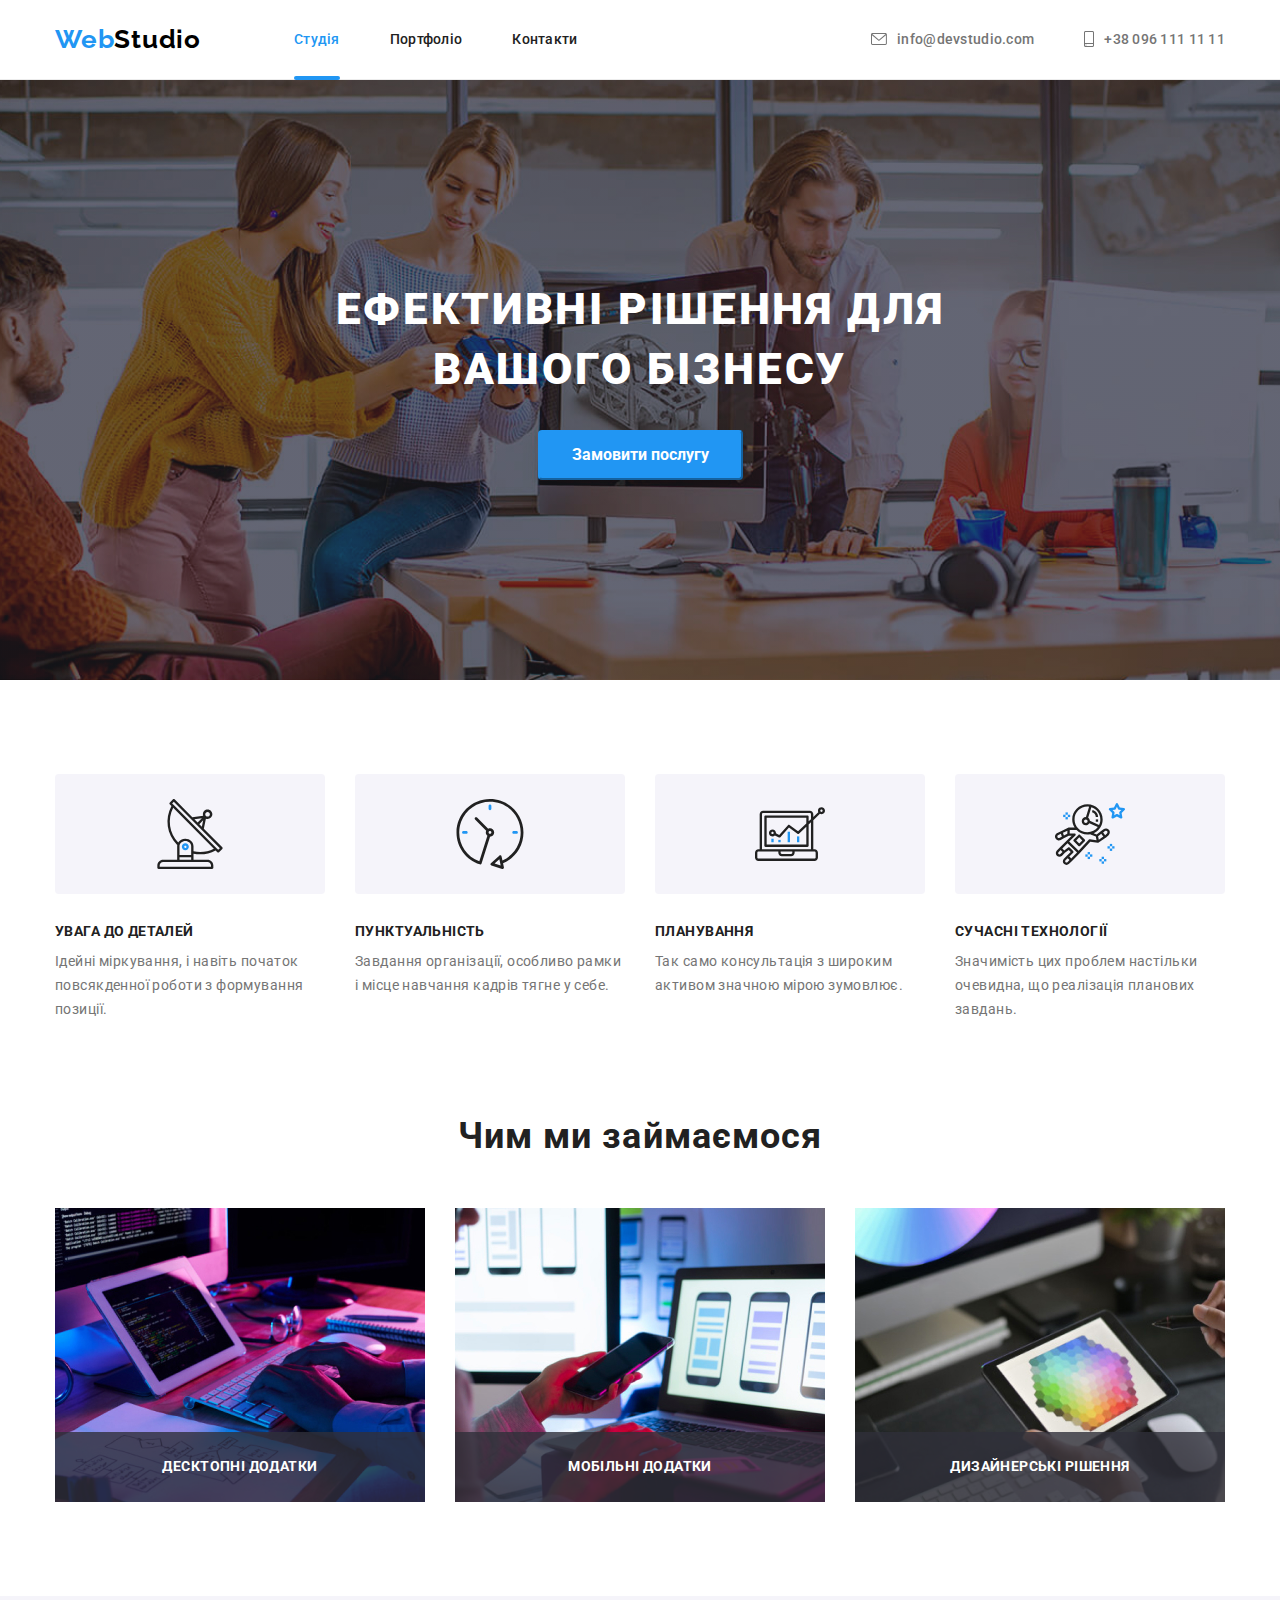
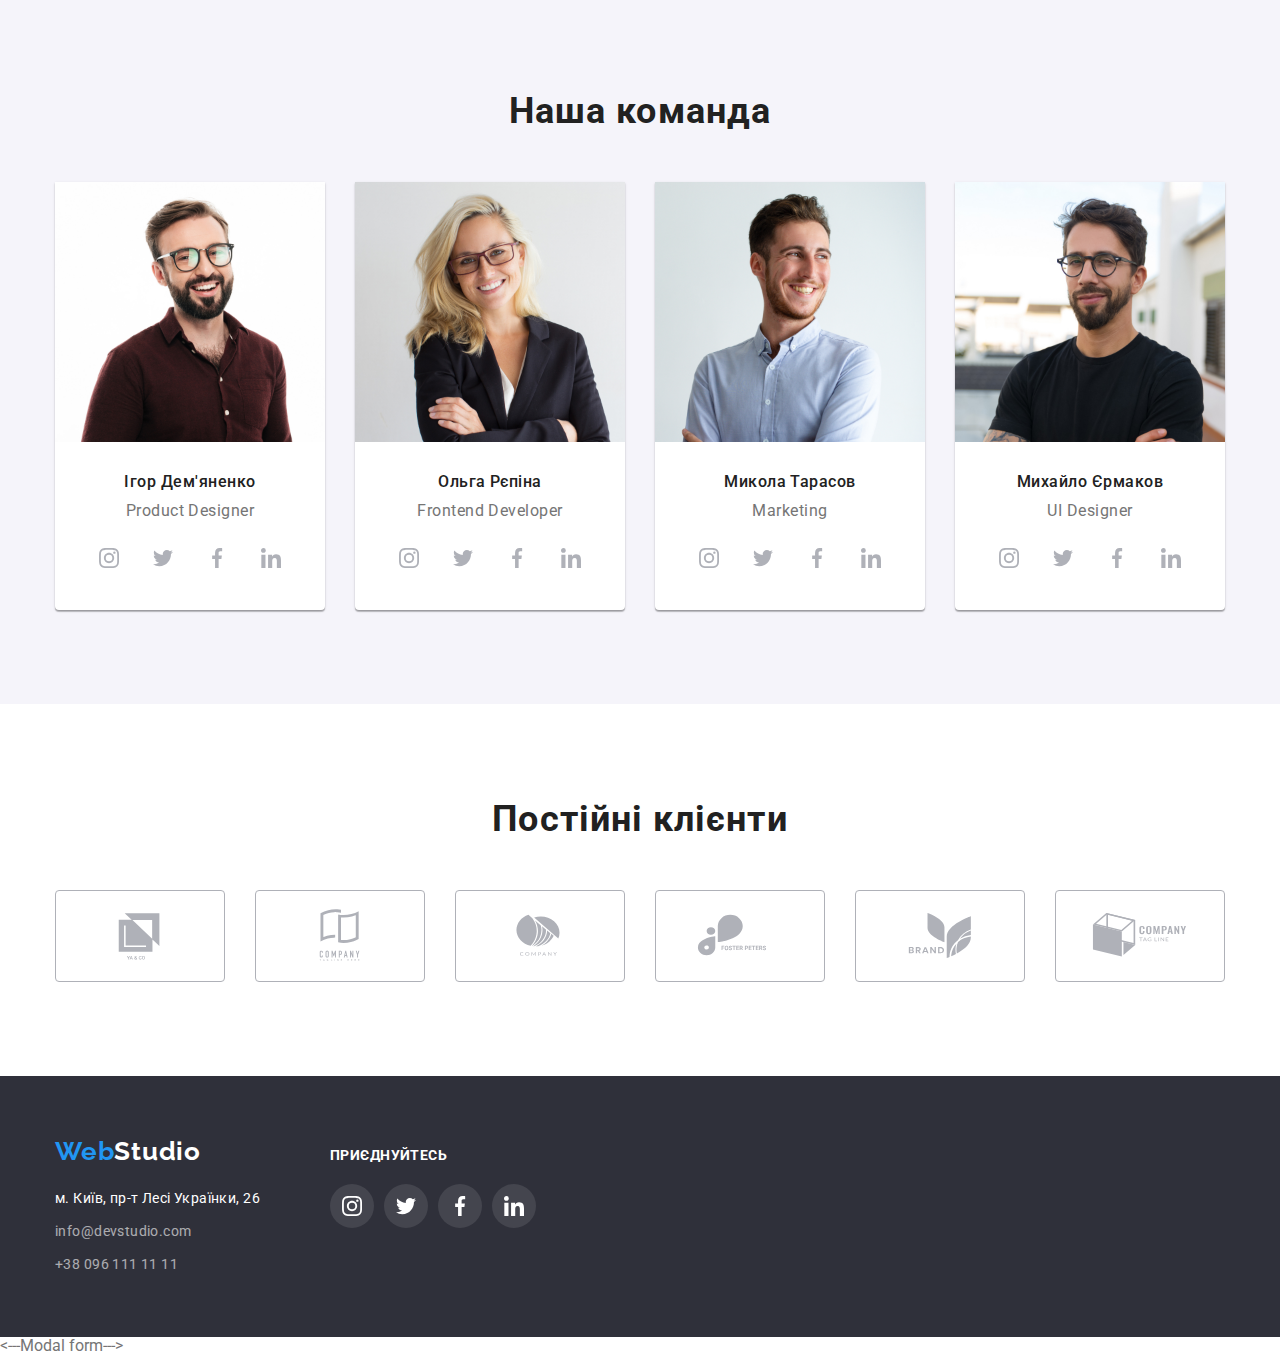
<file: index.html>
<!DOCTYPE html>
<html lang="ru">
  <head>
    <meta charset="UTF-8" />
    <meta http-equiv="X-UA-Compatible" content="IE=edge" />
    <meta name="viewport" content="width=device-width, initial-scale=1.0" />
    <link rel="preconnect" href="https://fonts.googleapis.com" />
    <link rel="preconnect" href="https://fonts.gstatic.com" crossorigin />
    <link
      href="https://fonts.googleapis.com/css2?family=Raleway:wght@700&family=Roboto:wght@400;500;700;900&display=swap"
      rel="stylesheet"
    />
    <link
      rel="stylesheet"
      href="https://cdnjs.cloudflare.com/ajax/libs/modern-normalize/1.1.0/modern-normalize.css"
      integrity="sha512-Y0MM+V6ymRKN2zStTqzQ227DWhhp4Mzdo6gnlRnuaNCbc+YN/ZH0sBCLTM4M0oSy9c9VKiCvd4Jk44aCLrNS5Q=="
      crossorigin="anonymous"
      referrerpolicy="no-referrer"
    />
    <link rel="stylesheet" href="./css/styles.css" />
    <title>Студія</title>
  </head>
  <body>
    <!--------------HEADER---------------->
    <header class="header">
      <div class="container">
        <nav class="menu-nav">
          <!-- prettier-ignore -->
          <a href="./index.html" class="link header-logo-text">
            <span>Web</span>Studio
          </a>
          <ul class="menu-nav-list list">
            <li class="menu-nav-item">
              <a href="./index.html" class="menu-nav-link link current">Студія</a>
            </li>
            <li class="menu-nav-item">
              <a href="./portfolio.html" class="menu-nav-link link">Портфоліо</a>
            </li>
            <li class="menu-nav-item"><a href="" class="menu-nav-link link">Контакти</a></li>
          </ul>
        </nav>
        <ul class="header-contact-list list">
          <li class="header-contact-item">
            <a href="mailto:info@devstudio.com" class="header-contact-link link">
              <svg class="header-contact-icon" width="16" height="12">
                <use href="./images/sprite.svg#envelope"></use>
              </svg>
              info@devstudio.com
            </a>
          </li>
          <li class="header-contact-item">
            <a href="tel:+380961111111" class="header-contact-link link">
              <svg class="header-contact-icon" width="10" height="16">
                <use href="./images/sprite.svg#smartphone"></use>
              </svg>
              +38 096 111 11 11
            </a>
          </li>
        </ul>
      </div>
    </header>
    <main>
      <!--------------HERO---------------->
      <section class="hero section hero-bnd">
        <div class="container">
          <h1 class="hero-title">Ефективні рішення для вашого бізнесу</h1>
          <button type="button" class="hero-btn" data-modal-open>Замовити послугу</button>
        </div>
      </section>

      <!--------------ADVANTAGES---------------->
      <section class="advantages section">
        <div class="container">
          <h2 class="visually-hidden advantages-title">Чим ми займаємося</h2>
          <ul class="advantages-list list">
            <li class="advantages-item">
              <h3 class="advantages-item-title">УВАГА ДО ДЕТАЛЕЙ</h3>
              <p class="advantages-item-text">
                Ідейні міркування, і навіть початок повсякденної роботи з формування позиції.
              </p>
            </li>
            <li class="advantages-item">
              <h3 class="advantages-item-title">ПУНКТУАЛЬНІСТЬ</h3>
              <p class="advantages-item-text">
                Завдання організації, особливо рамки і місце навчання кадрів тягне у себе.
              </p>
            </li>
            <li class="advantages-item">
              <h3 class="advantages-item-title">ПЛАНУВАННЯ</h3>
              <p class="advantages-item-text">
                Так само консультація з широким активом значною мірою зумовлює.
              </p>
            </li>
            <li class="advantages-item">
              <h3 class="advantages-item-title">СУЧАСНІ ТЕХНОЛОГІЇ</h3>
              <p class="advantages-item-text">
                Значимість цих проблем настільки очевидна, що реалізація планових завдань.
              </p>
            </li>
          </ul>
        </div>
      </section>

      <!--------------LINEOFWORK---------------->
      <section class="lineofwork section">
        <div class="container">
          <h2 class="lineofwork-title title">Чим ми займаємося</h2>
          <ul class="lineofwork-list list">
            <li class="lineofwork-item">
              <img src="./images/box1.jpg" alt="Для дестопу" width="370" />
              <p class="lineofwork-over-text title">Десктопні додатки</p>
            </li>
            <li class="lineofwork-item">
              <img src="./images/box2.jpg" alt="Для мобільних пристроїв" width="370" />
              <p class="lineofwork-over-text title">Мобільні додатки</p>
            </li>
            <li class="lineofwork-item">
              <img src="./images/box3.jpg" alt="Дизайн" width="370" />
              <p class="lineofwork-over-text title">Дизайнерські рішення</p>
            </li>
          </ul>
        </div>
      </section>
      <!--------------TEAM---------------->
      <section class="team section">
        <div class="container">
          <h2 class="team-title title">Наша команда</h2>
          <ul class="team-list list">
            <li class="team-item">
              <img src="./images/img01.jpg" alt="Ігор Дем'яненко" width="270" />
              <div class="team-item-content">
                <h3 class="team-list-title">Ігор Дем'яненко</h3>
                <p lang="en">Product Designer</p>
                <ul class="team-social-list list">
                  <li class="team-social-item">
                    <a href="" class="team-social-link">
                      <svg class="team-social-icon" width="20" height="20">
                        <use href="./images/sprite.svg#instagram"></use>
                      </svg>
                    </a>
                  </li>
                  <li class="team-social-item">
                    <a href="" class="team-social-link">
                      <svg class="team-social-icon" width="20" height="20">
                        <use href="./images/sprite.svg#twitter"></use>
                      </svg>
                    </a>
                  </li>
                  <li class="team-social-item">
                    <a href="" class="team-social-link">
                      <svg class="team-social-icon" width="20" height="20">
                        <use href="./images/sprite.svg#facebook"></use>
                      </svg>
                    </a>
                  </li>
                  <li class="team-social-item">
                    <a href="" class="team-social-link">
                      <svg class="team-social-icon" width="20" height="20">
                        <use href="./images/sprite.svg#linkedin"></use>
                      </svg>
                    </a>
                  </li>
                </ul>
              </div>
            </li>
            <li class="team-item">
              <img src="./images/img02.jpg" alt="Ольга Рєпіна" width="270" />
              <div class="team-item-content">
                <h3 class="team-list-title">Ольга Рєпіна</h3>
                <p lang="en">Frontend Developer</p>
                <ul class="team-social-list list">
                  <li class="team-social-item">
                    <a href="" class="team-social-link">
                      <svg class="team-social-icon" width="20" height="20">
                        <use href="./images/sprite.svg#instagram"></use>
                      </svg>
                    </a>
                  </li>
                  <li class="team-social-item">
                    <a href="" class="team-social-link">
                      <svg class="team-social-icon" width="20" height="20">
                        <use href="./images/sprite.svg#twitter"></use>
                      </svg>
                    </a>
                  </li>
                  <li class="team-social-item">
                    <a href="" class="team-social-link">
                      <svg class="team-social-icon" width="20" height="20">
                        <use href="./images/sprite.svg#facebook"></use>
                      </svg>
                    </a>
                  </li>
                  <li class="team-social-item">
                    <a href="" class="team-social-link">
                      <svg class="team-social-icon" width="20" height="20">
                        <use href="./images/sprite.svg#linkedin"></use>
                      </svg>
                    </a>
                  </li>
                </ul>
              </div>
            </li>
            <li class="team-item">
              <img src="./images/img03.jpg" alt="Микола Тарасов" width="270" />
              <div class="team-item-content">
                <h3 class="team-list-title">Микола Тарасов</h3>
                <p lang="en">Marketing</p>
                <ul class="team-social-list list">
                  <li class="team-social-item">
                    <a href="" class="team-social-link">
                      <svg class="team-social-icon" width="20" height="20">
                        <use href="./images/sprite.svg#instagram"></use>
                      </svg>
                    </a>
                  </li>
                  <li class="team-social-item">
                    <a href="" class="team-social-link">
                      <svg class="team-social-icon" width="20" height="20">
                        <use href="./images/sprite.svg#twitter"></use>
                      </svg>
                    </a>
                  </li>
                  <li class="team-social-item">
                    <a href="" class="team-social-link">
                      <svg class="team-social-icon" width="20" height="20">
                        <use href="./images/sprite.svg#facebook"></use>
                      </svg>
                    </a>
                  </li>
                  <li class="team-social-item">
                    <a href="" class="team-social-link">
                      <svg class="team-social-icon" width="20" height="20">
                        <use href="./images/sprite.svg#linkedin"></use>
                      </svg>
                    </a>
                  </li>
                </ul>
              </div>
            </li>
            <li class="team-item">
              <img src="./images/img04.jpg" alt="Михайло Єрмаков" width="270" />
              <div class="team-item-content">
                <h3 class="team-list-title">Михайло Єрмаков</h3>
                <p lang="en">UI Designer</p>
                <ul class="team-social-list list">
                  <li class="team-social-item">
                    <a href="" class="team-social-link">
                      <svg class="team-social-icon" width="20" height="20">
                        <use href="./images/sprite.svg#instagram"></use>
                      </svg>
                    </a>
                  </li>
                  <li class="team-social-item">
                    <a href="" class="team-social-link">
                      <svg class="team-social-icon" width="20" height="20">
                        <use href="./images/sprite.svg#twitter"></use>
                      </svg>
                    </a>
                  </li>
                  <li class="team-social-item">
                    <a href="" class="team-social-link">
                      <svg class="team-social-icon" width="20" height="20">
                        <use href="./images/sprite.svg#facebook"></use>
                      </svg>
                    </a>
                  </li>
                  <li class="team-social-item">
                    <a href="" class="team-social-link">
                      <svg class="team-social-icon" width="20" height="20">
                        <use href="./images/sprite.svg#linkedin"></use>
                      </svg>
                    </a>
                  </li>
                </ul>
              </div>
            </li>
          </ul>
        </div>
      </section>
      <!--------------CLIENTS---------------->
      <section class="clients section">
        <div class="container">
          <h2 class="clients-title title">Постійні клієнти</h2>
          <ul class="clients-list list">
            <li class="clients-list-item">
              <a class="clients-link" href="">
                <svg class="clients-icon" width="106" height="60">
                  <use href="./images/sprite.svg#logo1"></use>
                </svg>
              </a>
            </li>
            <li class="clients-list-item">
              <a class="clients-link" href="">
                <svg class="clients-icon" width="106" height="60">
                  <use href="./images/sprite.svg#logo2"></use>
                </svg>
              </a>
            </li>
            <li class="clients-list-item">
              <a class="clients-link" href="">
                <svg class="clients-icon" width="106" height="60">
                  <use href="./images/sprite.svg#logo3"></use>
                </svg>
              </a>
            </li>
            <li class="clients-list-item">
              <a class="clients-link" href="">
                <svg class="clients-icon" width="106" height="60">
                  <use href="./images/sprite.svg#logo4"></use>
                </svg>
              </a>
            </li>
            <li class="clients-list-item">
              <a class="clients-link" href="">
                <svg class="clients-icon" width="106" height="60">
                  <use href="./images/sprite.svg#logo5"></use>
                </svg>
              </a>
            </li>
            <li class="clients-list-item">
              <a class="clients-link" href="">
                <svg class="clients-icon" width="106" height="60">
                  <use href="./images/sprite.svg#logo6"></use>
                </svg>
              </a>
            </li>
          </ul>
        </div>
      </section>
    </main>
    <!--------------FOOTER---------------->
    <!-- prettier-ignore -->
    <footer class="footer">
      <div class="container">
        <div class="footer-contacts-wrap">
      <a href="./index.html" class="footer-logo-text link">
        <span>Web</span>Studio
      </a>
      <address class="footer-contacts">
        <ul class="footer-contact-list list">
          <li class="footer-contact-item">
            <a  href="https://goo.gl/maps/B8DsiX6sq6uUKrXw9"
                target="_blank"
                rel="noopener noreferrer nofollow"
                class="footer-contact-link address-link link">
                м. Київ, пр-т Лесі Українки, 26
            </a>
          </li>
          <li class="footer-contact-item">
            <a href="mailto:info@devstudio.com" 
            class="footer-contact-link link">info@devstudio.com</a>
          </li>
          <li class="footer-contact-item">
            <a href="tel:+380961111111" 
            class="footer-contact-link link">+38 096 111 11 11</a>
          </li>
        </ul>
      </address>
      </div>
      <div class="footer-social">
        <p class="footer-social-title">Приєднуйтесь</p>
        <ul class="footer-social-list list">
          <li class="footer-social-item">
            <a href="" class="footer-social-link link">
              <svg class="footer-social-icon" width="20" height="20">
                <use href="./images/sprite.svg#instagram"></use>
              </svg>
            </a>
          </li>
          <li class="footer-social-item">
            <a href="" class="footer-social-link link">
              <svg class="footer-social-icon" width="20" height="20">
                <use href="./images/sprite.svg#twitter"></use>
              </svg>
            </a>
          </li>
          <li class="footer-social-item">
            <a href="" class="footer-social-link link">
              <svg class="footer-social-icon" width="20" height="20">
                <use href="./images/sprite.svg#facebook"></use>
              </svg>
            </a>
          </li>
          <li class="footer-social-item">
            <a href="" class="footer-social-link link">
              <svg class="footer-social-icon" width="20" height="20">
                <use href="./images/sprite.svg#linkedin"></use>
              </svg>
            </a>
          </li>
        </ul>
      </div>
      </div>
    </footer>
    <---Modal form--->
    <div class="backdrop is-hidden" data-modal>
      <div class="modal">
        <button type="submit" class="modal-close-btn" data-modal-close>
          <svg class="modal-close-icon" width="18" height="18">
            <use href="./images/sprite.svg#close-x"></use>
          </svg>
        </button>
      </div>
    </div>
    <script src="./js/modal.js"></script>
  </body>
</html>
</file>
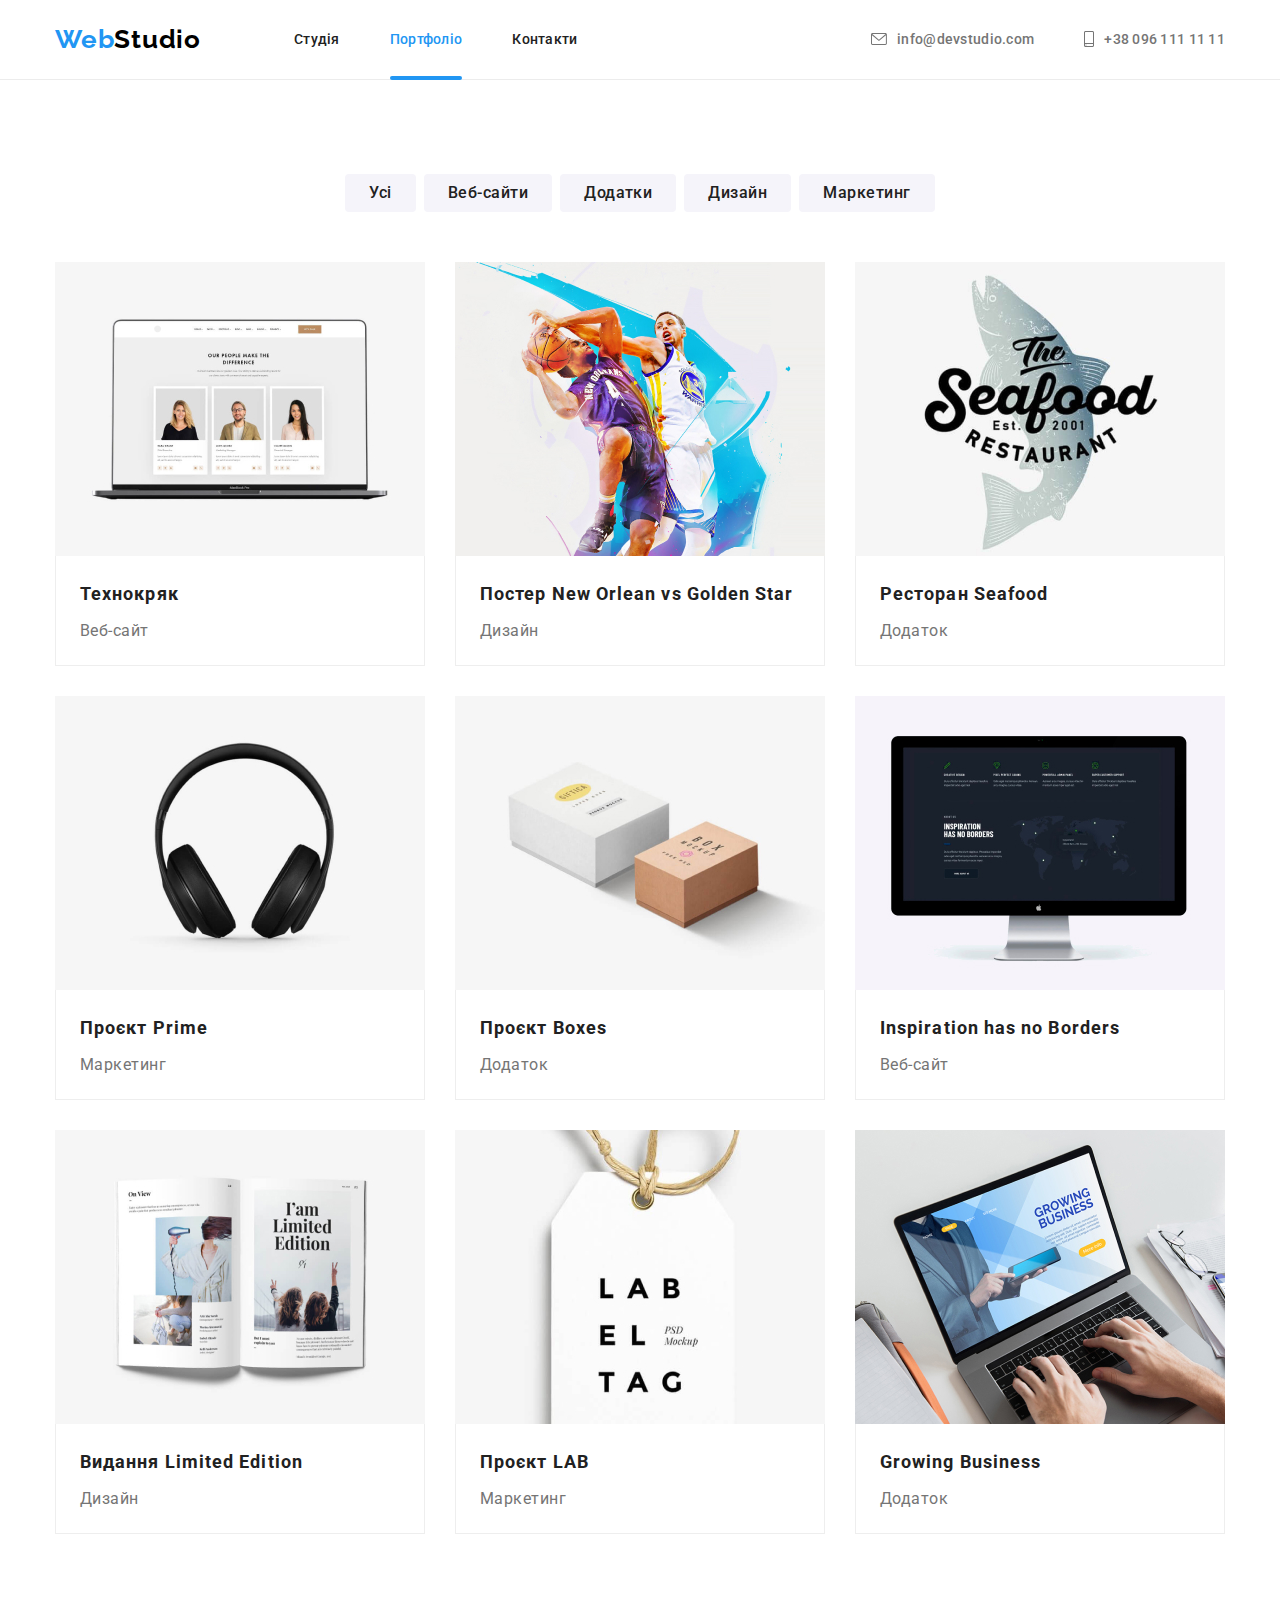
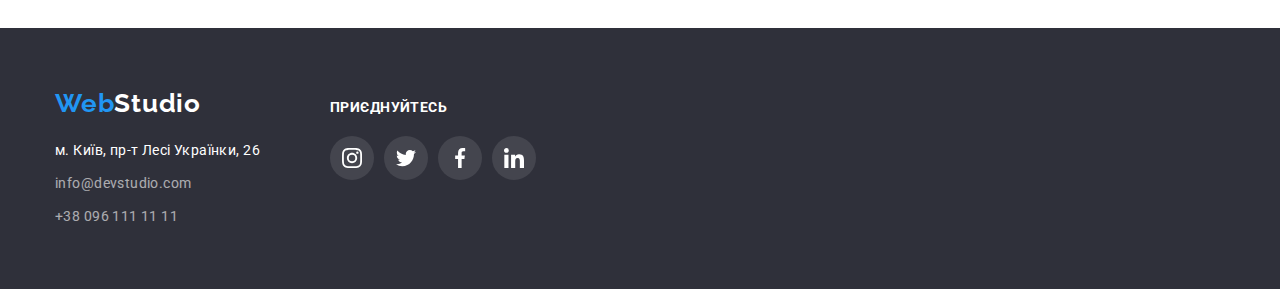
<file: portfolio.html>
<!DOCTYPE html>
<html lang="ru">
  <head>
    <meta charset="UTF-8" />
    <meta http-equiv="X-UA-Compatible" content="IE=edge" />
    <meta name="viewport" content="width=device-width, initial-scale=1.0" />
    <link rel="preconnect" href="https://fonts.googleapis.com" />
    <link rel="preconnect" href="https://fonts.gstatic.com" crossorigin />
    <link
      href="https://fonts.googleapis.com/css2?family=Raleway:wght@700&family=Roboto:wght@400;500;700;900&display=swap"
      rel="stylesheet"
    />
    <link
      rel="stylesheet"
      href="https://cdnjs.cloudflare.com/ajax/libs/modern-normalize/1.1.0/modern-normalize.css"
      integrity="sha512-Y0MM+V6ymRKN2zStTqzQ227DWhhp4Mzdo6gnlRnuaNCbc+YN/ZH0sBCLTM4M0oSy9c9VKiCvd4Jk44aCLrNS5Q=="
      crossorigin="anonymous"
      referrerpolicy="no-referrer"
    />
    <link rel="stylesheet" href="./css/styles.css" />
    <title>Портфоліо</title>
  </head>
  <body>
    <header class="header">
      <div class="container">
        <nav class="menu-nav">
          <!-- prettier-ignore -->
          <a href="./index.html" class="header-logo-text link">
            <span>Web</span>Studio
          </a>
          <ul class="menu-nav-list list">
            <li class="menu-nav-item">
              <a href="./index.html" class="menu-nav-link link">Студія</a>
            </li>
            <li class="menu-nav-item">
              <a href="./portfolio.html" class="menu-nav-link link current">Портфоліо</a>
            </li>
            <li class="menu-nav-item"><a href="" class="menu-nav-link link">Контакти</a></li>
          </ul>
        </nav>
        <ul class="header-contact-list list">
          <li class="header-contact-item">
            <a href="mailto:info@devstudio.com" class="header-contact-link link">
              <svg class="header-contact-icon" width="16" height="12">
                <use href="./images/sprite.svg#envelope"></use>
              </svg>
              info@devstudio.com
            </a>
          </li>
          <li class="header-contact-item">
            <a href="tel:+380961111111" class="header-contact-link link">
              <svg class="header-contact-icon" width="10" height="16">
                <use href="./images/sprite.svg#smartphone"></use>
              </svg>
              +38 096 111 11 11
            </a>
          </li>
        </ul>
      </div>
    </header>
    <main>
      <section class="section">
        <div class="container">
          <h1 class="portfolio-title title visually-hidden">Список робіт нашої студії</h1>
          <ul class="filter-btn-list list">
            <li class="filter-btn-item"><button class="filter-btn" type="button">Усі</button></li>
            <li class="filter-btn-item">
              <button class="filter-btn" type="button">Веб-сайти</button>
            </li>
            <li class="filter-btn-item">
              <button class="filter-btn" type="button">Додатки</button>
            </li>
            <li class="filter-btn-item">
              <button class="filter-btn" type="button">Дизайн</button>
            </li>
            <li class="filter-btn-item">
              <button class="filter-btn" type="button">Маркетинг</button>
            </li>
          </ul>
          <ul class="portfolio-list list">
            <li class="portfolio-item">
              <a href="" class="portfolio-item-link link">
                <div class="portfolio-over-warp">
                  <img
                    src="./images/portfolio01.jpg"
                    class="portfolio-item-image"
                    alt="Технокряк"
                    width="370"
                    height="294"
                    height="294"
                  />
                  <p class="portfolio-over-text">
                    Ресурс пропонує комплексні пропозиції з різним рівнем функціоналу та сервісів.
                    Все це дозволить відвідувачу отримати вичерпні відомості про компанію чи
                    приватну особу.
                  </p>
                </div>
                <div class="portfolio-item-text">
                  <h2>Технокряк</h2>
                  <p>Веб-сайт</p>
                </div>
              </a>
            </li>
            <li class="portfolio-item">
              <a href="" class="portfolio-item-link link">
                <div class="portfolio-over-warp">
                  <img
                    src="./images/portfolio02.jpg"
                    class="portfolio-item-image"
                    alt="New Orlean vs Golden Star"
                    width="370"
                    height="294"
                    height="294"
                  />
                  <p class="portfolio-over-text">
                    Ресурс пропонує комплексні пропозиції з різним рівнем функціоналу та сервісів.
                    Все це дозволить відвідувачу отримати вичерпні відомості про компанію чи
                    приватну особу.
                  </p>
                </div>
                <div class="portfolio-item-text">
                  <h2>Постер New Orlean vs Golden Star</h2>
                  <p>Дизайн</p>
                </div>
              </a>
            </li>
            <li class="portfolio-item">
              <a href="" class="portfolio-item-link link">
                <div class="portfolio-over-warp">
                  <img
                    src="./images/portfolio03.jpg"
                    class="portfolio-item-image"
                    alt="Ресторан Seafood"
                    width="370"
                    height="294"
                  />
                  <p class="portfolio-over-text">
                    Ресурс пропонує комплексні пропозиції з різним рівнем функціоналу та сервісів.
                    Все це дозволить відвідувачу отримати вичерпні відомості про компанію чи
                    приватну особу.
                  </p>
                </div>
                <div class="portfolio-item-text">
                  <h2>Ресторан Seafood</h2>
                  <p>Додаток</p>
                </div>
              </a>
            </li>
            <li class="portfolio-item">
              <a href="" class="portfolio-item-link link">
                <div class="portfolio-over-warp">
                  <img
                    src="./images/portfolio04.jpg"
                    class="portfolio-item-image"
                    alt="Проєкт Prime"
                    width="370"
                    height="294"
                  />
                  <p class="portfolio-over-text">
                    Ресурс пропонує комплексні пропозиції з різним рівнем функціоналу та сервісів.
                    Все це дозволить відвідувачу отримати вичерпні відомості про компанію чи
                    приватну особу.
                  </p>
                </div>
                <div class="portfolio-item-text">
                  <h2>Проєкт Prime</h2>
                  <p>Маркетинг</p>
                </div>
              </a>
            </li>
            <li class="portfolio-item">
              <a href="" class="portfolio-item-link link">
                <div class="portfolio-over-warp">
                  <img
                    src="./images/portfolio05.jpg"
                    class="portfolio-item-image"
                    alt="Проект Boxes"
                    width="370"
                    height="294"
                  />
                  <p class="portfolio-over-text">
                    Ресурс пропонує комплексні пропозиції з різним рівнем функціоналу та сервісів.
                    Все це дозволить відвідувачу отримати вичерпні відомості про компанію чи
                    приватну особу.
                  </p>
                </div>
                <div class="portfolio-item-text">
                  <h2>Проєкт Boxes</h2>
                  <p>Додаток</p>
                </div>
              </a>
            </li>
            <li class="portfolio-item">
              <a href="" class="portfolio-item-link link">
                <div class="portfolio-over-warp">
                  <img
                    src="./images/portfolio06.jpg"
                    class="portfolio-item-image"
                    alt="Inspiration has no Borders"
                    width="370"
                    height="294"
                  />
                  <p class="portfolio-over-text">
                    Ресурс пропонує комплексні пропозиції з різним рівнем функціоналу та сервісів.
                    Все це дозволить відвідувачу отримати вичерпні відомості про компанію чи
                    приватну особу.
                  </p>
                </div>
                <div class="portfolio-item-text">
                  <h2>Inspiration has no Borders</h2>
                  <p>Веб-сайт</p>
                </div>
              </a>
            </li>
            <li class="portfolio-item">
              <a href="" class="portfolio-item-link link">
                <div class="portfolio-over-warp">
                  <img
                    src="./images/portfolio07.jpg"
                    class="portfolio-item-image"
                    alt="Видання Limited Edition"
                    width="370"
                    height="294"
                  />
                  <p class="portfolio-over-text">
                    Ресурс пропонує комплексні пропозиції з різним рівнем функціоналу та сервісів.
                    Все це дозволить відвідувачу отримати вичерпні відомості про компанію чи
                    приватну особу.
                  </p>
                </div>
                <div class="portfolio-item-text">
                  <h2>Видання Limited Edition</h2>
                  <p>Дизайн</p>
                </div>
              </a>
            </li>
            <li class="portfolio-item">
              <a href="" class="portfolio-item-link link">
                <div class="portfolio-over-warp">
                  <img
                    src="./images/portfolio08.jpg"
                    class="portfolio-item-image"
                    alt="Проєкт LAB"
                    width="370"
                    height="294"
                  />
                  <p class="portfolio-over-text">
                    Ресурс пропонує комплексні пропозиції з різним рівнем функціоналу та сервісів.
                    Все це дозволить відвідувачу отримати вичерпні відомості про компанію чи
                    приватну особу.
                  </p>
                </div>
                <div class="portfolio-item-text">
                  <h2>Проєкт LAB</h2>
                  <p>Маркетинг</p>
                </div>
              </a>
            </li>
            <li class="portfolio-item">
              <a href="" class="portfolio-item-link link">
                <div class="portfolio-over-warp">
                  <img
                    src="./images/portfolio09.jpg"
                    class="portfolio-item-image"
                    alt="Growing Business"
                    width="370"
                    height="294"
                  />
                  <p class="portfolio-over-text">
                    Ресурс пропонує комплексні пропозиції з різним рівнем функціоналу та сервісів.
                    Все це дозволить відвідувачу отримати вичерпні відомості про компанію чи
                    приватну особу.
                  </p>
                </div>
                <div class="portfolio-item-text">
                  <h2>Growing Business</h2>
                  <p>Додаток</p>
                </div>
              </a>
            </li>
          </ul>
        </div>
      </section>
    </main>
    <!--------------FOOTER---------------->
    <!-- prettier-ignore -->
    <footer class="footer">
      <div class="container">
        <div class="footer-contacts-wrap">
      <a href="./index.html" class="footer-logo-text link">
        <span>Web</span>Studio
      </a>
      <address class="footer-contacts">
        <ul class="footer-contact-list list">
          <li class="footer-contact-item">
            <a  href="https://goo.gl/maps/B8DsiX6sq6uUKrXw9"
                target="_blank"
                rel="noopener noreferrer nofollow"
                class="footer-contact-link address-link link">
                м. Київ, пр-т Лесі Українки, 26
            </a>
          </li>
          <li class="footer-contact-item">
            <a href="mailto:info@devstudio.com" 
            class="footer-contact-link link">info@devstudio.com</a>
          </li>
          <li class="footer-contact-item">
            <a href="tel:+380961111111" 
            class="footer-contact-link link">+38 096 111 11 11</a>
          </li>
        </ul>
      </address>
      </div>
      <div class="footer-social">
        <p class="footer-social-title">Приєднуйтесь</p>
        <ul class="footer-social-list list">
          <li class="footer-social-item">
            <a href="" class="footer-social-link link">
              <svg class="footer-social-icon" width="20" height="20">
                <use href="./images/sprite.svg#instagram"></use>
              </svg>
            </a>
          </li>
          <li class="footer-social-item">
            <a href="" class="footer-social-link link">
              <svg class="footer-social-icon" width="20" height="20">
                <use href="./images/sprite.svg#twitter"></use>
              </svg>
            </a>
          </li>
          <li class="footer-social-item">
            <a href="" class="footer-social-link link">
              <svg class="footer-social-icon" width="20" height="20">
                <use href="./images/sprite.svg#facebook"></use>
              </svg>
            </a>
          </li>
          <li class="footer-social-item">
            <a href="" class="footer-social-link link">
              <svg class="footer-social-icon" width="20" height="20">
                <use href="./images/sprite.svg#linkedin"></use>
              </svg>
            </a>
          </li>
        </ul>
      </div>
      </div>
    </footer>
  </body>
</html>
</file>
<file: css/styles.css>
:root {
  --primary-bnd-color: #ffffff;
  --secondary-bnd-color: #f5f4fa;
  --darker-bnd-color: #2f303a;
  --title-color: #212121;
  --item-text-color: #757575;
  --accent-color: #2196f3;
  --first-active-color: #2196f3;
  --second-active-color: #188ce8;
}

p,
h1,
h2,
h3,
h4,
h5,
h6 {
  margin: 0;
}

ul,
ol {
  margin: 0;
  padding-left: 0;
}

address {
  font-style: normal;
}

a {
  color: currentColor;
}

button {
  font-family: inherit;
  display: inline-block;
  cursor: pointer;
  text-align: center;
}

img {
  display: block;
  max-width: 100%;
  height: auto;
}

body {
  font-family: 'Roboto', 'Arial', sans-serif;
  color: var(--item-text-color);
}

.list {
  list-style: none;
}

.link {
  text-decoration: none;
  display: inline-block;
}

.container {
  max-width: 1200px;

  margin-left: auto;
  margin-right: auto;
  padding-left: 15px;
  padding-right: 15px;
}

.section {
  padding-top: 94px;
  padding-bottom: 94px;
  background-color: var(--primary-bnd-color);
}

.visually-hidden {
  position: absolute;
  white-space: nowrap;
  width: 1px;
  height: 1px;
  overflow: hidden;
  border: 0;
  padding: 0;
  clip: rect(0 0 0 0);
  clip-path: inset(50%);
  margin: -1px;
}

.title {
  font-weight: 700;
  font-size: 36px;
  line-height: 1.17;
  text-align: center;
  letter-spacing: 0.03em;
  color: var(--title-color);
  margin-bottom: 50px;
}

/* ------------HEADER-------------- */
.header {
  padding: 24px 0;
  border-bottom: 1px solid #ececec;
}

.header > .container {
  display: flex;
  align-items: center;
}

.header-logo-text,
.footer-logo-text {
  display: inline-block;
  font-family: 'Raleway', sans-serif;
  font-weight: 700;
  font-size: 26px;
  line-height: 1.19;
  letter-spacing: 0.03em;
  color: black;
  margin-right: 93px;
}

.header-logo-text span,
.footer-logo-text span {
  color: var(--accent-color);
}

.menu-nav {
  display: flex;
  align-items: center;
}

.menu-nav-link {
  font-weight: 500;
  font-size: 14px;
  line-height: 1.14;
  letter-spacing: 0.02em;
  color: var(--title-color);
}

.header-contact-list {
  margin-left: auto;
}

.header .list {
  display: flex;
  gap: 50px;
}

.current {
  color: var(--accent-color);
  position: relative;
}
.current::after {
  position: absolute;
  content: '';
  width: 100%;
  height: 4px;
  border-radius: 4px;
  left: 0;
  background-color: var(--accent-color);
  bottom: -32px;
}

.menu-nav-link:hover,
.menu-nav-link:focus {
  background-color: #ffffff;
  color: var(--accent-color);
}

.header-contact-link {
  font-weight: 500;
  font-size: 14px;
  line-height: 16px;
  letter-spacing: 0.02em;
  /* color: var(--item-text-color); */
  color: inherit;
  display: flex;
  align-items: center;
  fill: var(--item-text-color);
}

.header-contact-link:hover,
.header-contact-link:focus {
  color: var(--accent-color);
}

.header-contact-icon {
  fill: currentColor;
  margin-right: 10px;
}

/* ------------HERO-------------- */

.hero.section {
  padding-top: 200px;
  padding-bottom: 200px;
  text-align: center;
}

.hero-bnd {
  max-width: 1600px;
  margin-left: auto;
  margin-right: auto;
  background-color: #c4c4c4;
  background-repeat: no-repeat;
  background-position: center;
  background-size: cover;
  background-image: linear-gradient(rgba(47, 48, 58, 0.4), rgba(47, 48, 58, 0.4)),
    url('../images/hero.jpg');
}

.hero-title {
  font-family: 'Roboto', sans-serif;
  font-weight: 900;
  font-size: 44px;
  line-height: 1.36;
  letter-spacing: 0.06em;
  text-transform: uppercase;
  text-align: center;
  color: #ffffff;

  width: 696px;
  margin-bottom: 30px;
  margin-left: auto;
  margin-right: auto;
}

.hero-btn {
  font-weight: 700;
  font-size: 16px;
  line-height: 1.88;
  color: #ffffff;
  background-color: var(--first-active-color);
  border-color: var(--first-active-color);
  border-radius: 4px;
  text-align: inherit;
  min-width: 200px;
  padding: 8px 32px;
  box-shadow: 0px 4px 4px rgba(0, 0, 0, 0.15);
}

.hero-btn:active {
  background-color: var(--second-active-color);
  border-color: var(--second-active-color);
}

/* ------------ADVANTAGES-------------- */

.advantages.section {
  padding-bottom: 0;
}

.advantages-list {
  display: flex;
  gap: 30px;
  /* flex-wrap: wrap;
  justify-content: space-between;
  align-items: center; */
}

.advantages-item {
  /* max-width: 270px;
  flex-basis: 270px; */
  width: calc((100% - 90px) / 4);
}

.advantages-item::before {
  content: '';
  display: block;
  background-color: var(--secondary-bnd-color);
  width: 270px;
  height: 120px;
  border-radius: 4px;
  margin-bottom: 30px;
  background-position: center;
  background-repeat: no-repeat;
}

.advantages-item:nth-child(1)::before {
  background-image: url('../images/group1.svg');
}
.advantages-item:nth-child(2)::before {
  background-image: url('../images/group2.svg');
}
.advantages-item:nth-child(3)::before {
  background-image: url('../images/group3.svg');
}
.advantages-item:nth-child(4)::before {
  background-image: url('../images/group4.svg');
}

.advantages-item-title {
  font-weight: 700;
  font-size: 14px;
  line-height: 1.14;
  letter-spacing: 0.03em;
  text-transform: uppercase;
  color: var(--title-color);
  margin-bottom: 10px;
}

.advantages-item-text {
  font-size: 14px;
  line-height: 1.71;
  letter-spacing: 0.03em;
  /* color: var(--item-text-color); */
  color: inherit;
}

/* ------------LINE OF WORK-------------- */

.lineofwork-list {
  display: flex;
  flex-wrap: wrap;
  gap: 30px;
}
.lineofwork-item {
  position: relative;
}
.lineofwork-over-text {
  position: absolute;
  display: flex;
  justify-content: center;
  align-items: center;
  text-transform: uppercase;
  font-size: 14px;
  line-height: 1.14;
  letter-spacing: 0.03em;
  width: 100%;
  min-height: 70px;
  bottom: 0px;
  margin-bottom: 0;
  color: #ffffff;
  background: rgba(47, 48, 58, 0.8);
}

/* ------------TEAM-------------- */
.team.section {
  background-color: var(--secondary-bnd-color);
}

.team-list {
  display: flex;
  gap: 30px;
}

.team-item {
  background-color: var(--primary-bnd-color);
  /* width: calc((100%-90px) / 4); */
  max-width: 260 px;
  border-bottom-left-radius: 4px;
  border-bottom-right-radius: 4px;
  box-shadow: 0px 1px 3px rgba(0, 0, 0, 0.12), 0px 1px 1px rgba(0, 0, 0, 0.14),
    0px 2px 1px rgba(0, 0, 0, 0.2);
}
.team-item-content {
  padding: 30px 0;
}

.team-list-title {
  font-weight: 500;
  font-size: 16px;
  line-height: 1.19;
  text-align: center;
  letter-spacing: 0.03em;
  color: var(--title-color);
  margin-bottom: 10px;
}

.team-list p {
  font-size: 16px;
  line-height: 19px;
  text-align: center;
  letter-spacing: 0.03em;
  color: inherit;
  margin-bottom: 16px;
}

.team-social-list {
  display: flex;
  gap: 10px;
  justify-content: center;
}

.team-social-link {
  width: 44px;
  height: 44px;
  border-radius: 50%;
  background-color: inherit;
  display: flex;
  align-items: center;
  justify-content: center;
  fill: #afb1b8;
}

.team-social-link:hover,
.team-social-link:focus {
  background-color: var(--accent-color);
  fill: var(--primary-bnd-color);
}

/* ------------CLIENTS-------------- */
.clients-list {
  display: flex;
  /* justify-content: center; */
  gap: 30px;
  width: 100%;
}

.clients-list-item {
  width: calc((100% - 150px + 12px) / 6);
  display: flex;
  /* justify-content: center; */
}

.clients-link {
  width: calc(100%);
  height: 92px;
  border: 1px solid #afb1b8;
  border-radius: 4px;
  fill: #afb1b8;
  display: flex;
  align-items: center;
  justify-content: center;
}

.clients-link:hover,
.clients-link:focus {
  fill: var(--accent-color);
  border-color: var(--accent-color);
}

/* ------------FOOTER-------------- */

.footer {
  background-color: var(--darker-bnd-color);
  padding: 60px 0;
}
.footer-logo-text {
  color: #ffffff;
  margin-right: 0;
  margin-bottom: 20px;
}

.footer-contact-item:not(:last-child) {
  margin-bottom: 9px;
}

.footer .container {
  display: flex;
  align-items: baseline;
}

.footer-contact-link {
  font-size: 14px;
  line-height: 1.71;
  letter-spacing: 0.03em;
  color: #ffffff;
  opacity: 0.6;
}

.address-link {
  opacity: 1;
}

.footer-contact-link:hover,
.footer-contact-link:focus {
  opacity: 1;
  color: var(--accent-color);
}

.footer-social {
  display: block;
  width: 206px;
  margin-left: 70px;
}

.footer-social-title {
  font-weight: 700;
  font-size: 14px;
  line-height: 1.14;
  letter-spacing: 0.03em;
  text-transform: uppercase;
  color: #ffffff;
  margin-bottom: 20px;
}
.footer-social-list {
  display: flex;
  gap: 10px;
  justify-content: center;
}

.footer-social-link {
  width: 44px;
  height: 44px;
  border-radius: 50%;
  background-color: rgba(255, 255, 255, 0.1);
  display: flex;
  align-items: center;
  justify-content: center;
  fill: #ffffff;
}

.footer-social-link:hover,
.footer-social-link:focus {
  background-color: var(--first-active-color);
}

.footer-social-icon {
  width: 20;
  height: 20;
}

/* ------------PORTFOLIO-------------- */

.filter-btn-list {
  display: flex;
  justify-content: center;
  gap: 8px;
  margin-bottom: 50px;
}

.filter-btn {
  font-family: inherit;
  font-weight: 500;
  font-size: 16px;
  line-height: 1.62;
  text-align: center;
  letter-spacing: 0.03em;
  color: var(--title-color);
  background-color: var(--secondary-bnd-color);
  border-color: var(--secondary-bnd-color);
  border-style: solid;
  border-radius: 4px;
  padding: 4px 22px;
  cursor: pointer;
  transition-property: background-color, border-color, color, box-shadow;
  transition-duration: 250ms;
  transition-timing-function: cubic-bezier(0.4, 0, 0.2, 1);
}

.filter-btn:hover,
.filter-btn:focus,
.filter-btn:active {
  background-color: var(--first-active-color);
  border-color: var(--first-active-color);
  color: #ffffff;
  box-shadow: 0px 4px 4px rgba(0, 0, 0, 0.25);
}

.portfolio-list {
  display: flex;
  flex-wrap: wrap;
  gap: 30px;
}

.portfolio-item {
  width: calc((100% - 60px) / 3);
}

.portfolio-item-link {
  transition-property: box-shadow;
  transition-duration: 250ms;
  transition-timing-function: cubic-bezier(0.4, 0, 0.2, 1);
}

.portfolio-item-link:hover {
  box-shadow: 0px 4px 4px rgba(0, 0, 0, 0.25);
}
.portfolio-over-warp {
  position: relative;
  overflow: hidden;
}
.portfolio-item-link:hover .portfolio-over-text {
  transform: translateY(0);
}
.portfolio-over-text {
  position: absolute;
  top: 0px;
  left: 0px;
  width: inherit;
  height: calc(100% + 1px);
  color: var(--primary-bnd-color);
  font-size: 18px;
  line-height: 1.56;
  letter-spacing: 0.03em;
  padding: 63px 24px;
  background: rgba(33, 150, 243, 0.9);
  transform: translateY(100%);
  transition-duration: 250ms;
  transition-timing-function: cubic-bezier(0.4, 0, 0.2, 1);
  overflow: auto;
}
.portfolio-item-text {
  padding: 20px 24px 19px;
  border: 1px;
  border-style: solid;
  border-top-width: 0;
  border-top-style: hidden;
  border-color: #eeeeee;
}

.portfolio-item h2 {
  font-weight: 700;
  font-size: 18px;
  line-height: 2;
  letter-spacing: 0.06em;
  color: var(--title-color);
  margin-bottom: 4px;
}

.portfolio-item {
  font-size: 16px;
  line-height: 1.88;
  letter-spacing: 0.03em;
  color: inherit;
}

/* ----backdrop---- */
.backdrop {
  position: fixed;
  top: 0;
  left: 0;
  width: 100%;
  height: 100%;
  background-color: rgba(0, 0, 0, 0.2);
}
.backdrop.is-hidden {
  visibility: hidden;
  opacity: 0;
  pointer-events: none;
}
.modal {
  position: absolute;
  top: 50%;
  left: 50%;
  transform: translate(-50%, -50%);
  width: 528px;
  min-height: 581px;
  background-color: var(--primary-bnd-color);
  border-radius: 4px;
  box-shadow: 0px 1px 3px rgba(0, 0, 0, 0.12), 0px 1px 1px rgba(0, 0, 0, 0.14),
    0px 2px 1px rgba(0, 0, 0, 0.2);
}
.modal-close-btn {
  position: absolute;
  top: 8px;
  right: 8px;
  width: 30px;
  height: 30px;
  border: 1px solid;
  background-color: var(--primary-bnd-color);
  border-color: rgba(0, 0, 0, 0.1);
  border-radius: 50%;
  display: flex;
  justify-content: center;
  align-items: center;
}
</file>
